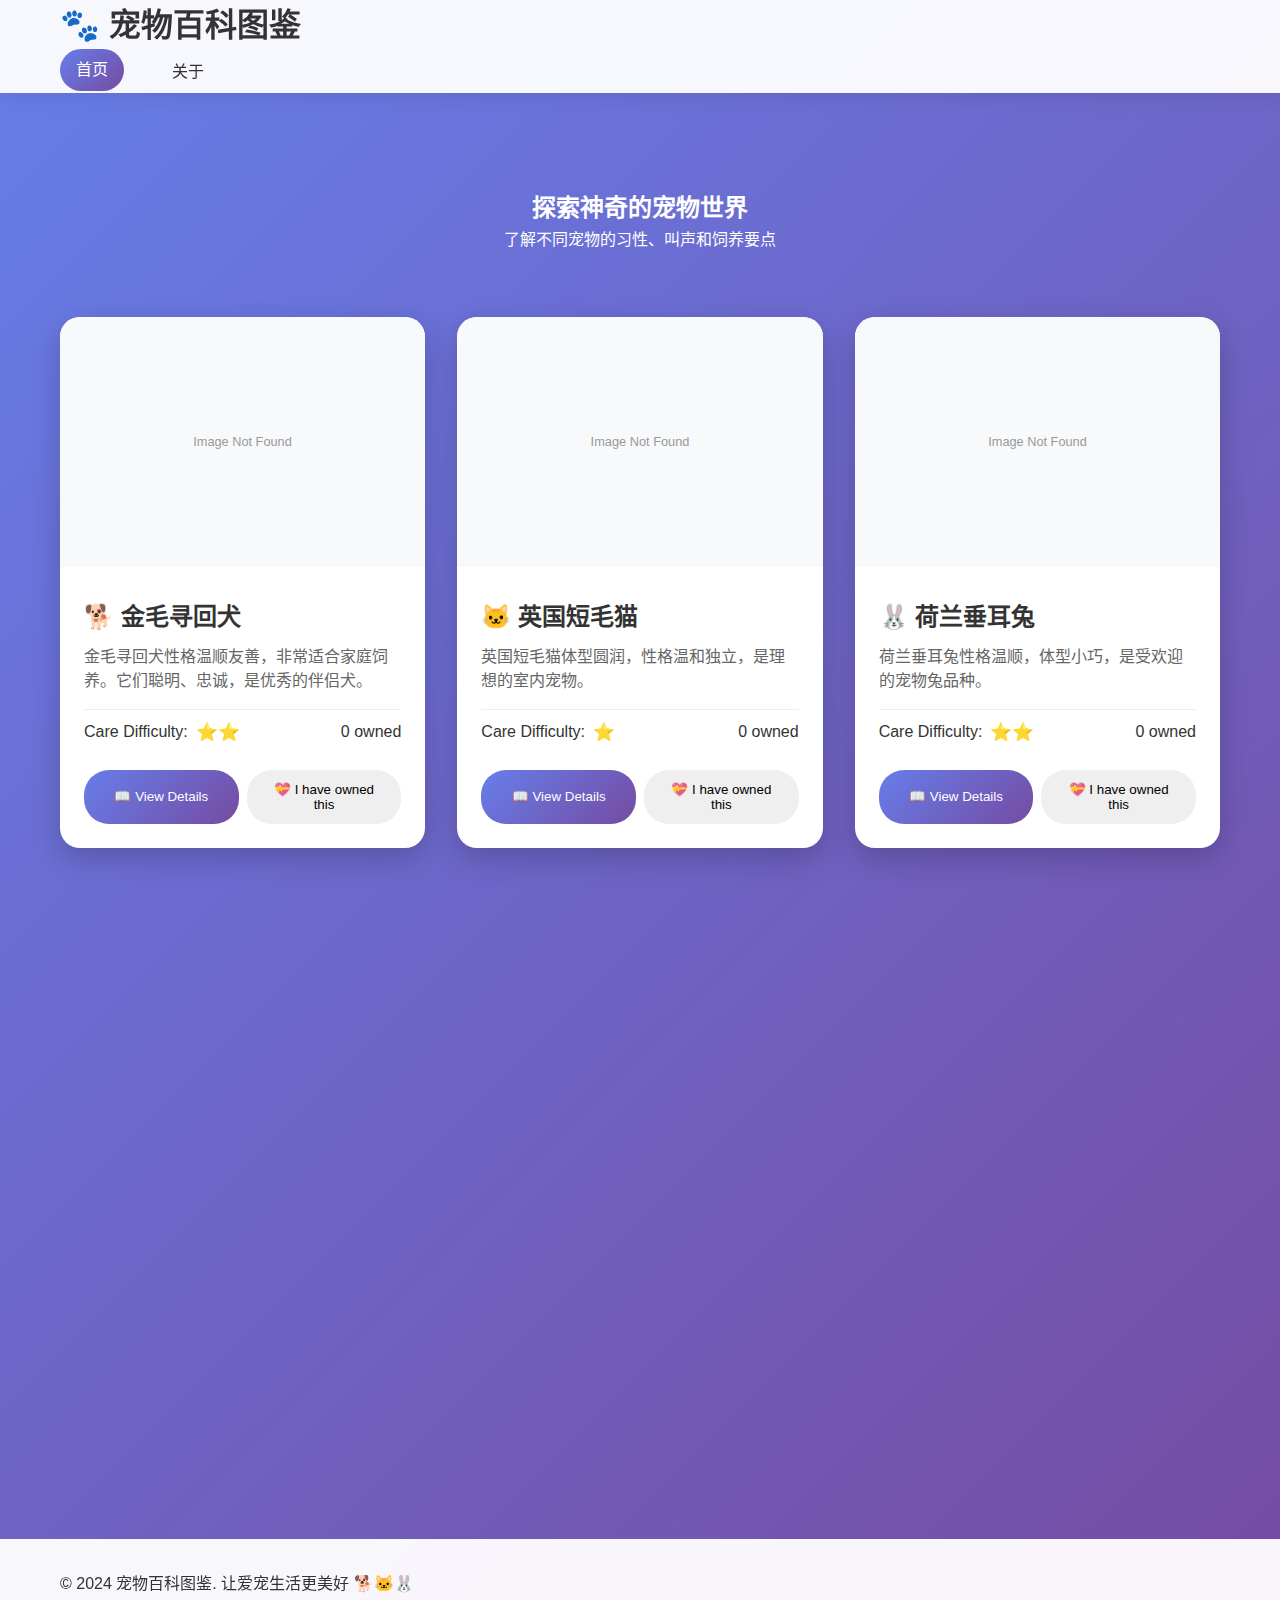
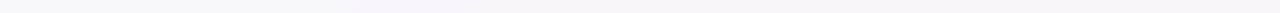
<file: index.html>
<!DOCTYPE html>
<html lang="zh-CN">
<head>
    <meta charset="UTF-8">
    <meta name="viewport" content="width=device-width, initial-scale=1.0">
    <title>宠物百科图鉴</title>
    <link rel="stylesheet" href="styles.css">
    <link href="https://fonts.googleapis.com/css2?family=Noto+Sans+SC:wght@300;400;500;700&display=swap" rel="stylesheet">
</head>
<body>
    <header class="header">
        <div class="container">
            <h1 class="logo">🐾 宠物百科图鉴</h1>
            <nav class="nav">
                <a href="index.html" class="nav-link active">首页</a>
                <a href="about.html" class="nav-link">关于</a>
            </nav>
        </div>
    </header>

    <main class="main">
        <div class="container">
            <section class="hero">
                <h2 class="hero-title">探索神奇的宠物世界</h2>
                <p class="hero-subtitle">了解不同宠物的习性、叫声和饲养要点</p>
            </section>

            <section class="pets-grid" id="petsGrid">
                <!-- 宠物卡片将通过JavaScript动态生成 -->
            </section>
        </div>
    </main>

    <!-- 宠物详情模态框 -->
    <div class="modal" id="petModal">
        <div class="modal-content">
            <span class="close">&times;</span>
            <div class="pet-detail" id="petDetail">
                <!-- 宠物详情内容将通过JavaScript动态生成 -->
            </div>
        </div>
    </div>

    <footer class="footer">
        <div class="container">
            <p>&copy; 2024 宠物百科图鉴. 让爱宠生活更美好 🐕🐱🐰</p>
        </div>
    </footer>

    <script src="data.js"></script>
    <script src="script.js"></script>
</body>
</html>
</file>
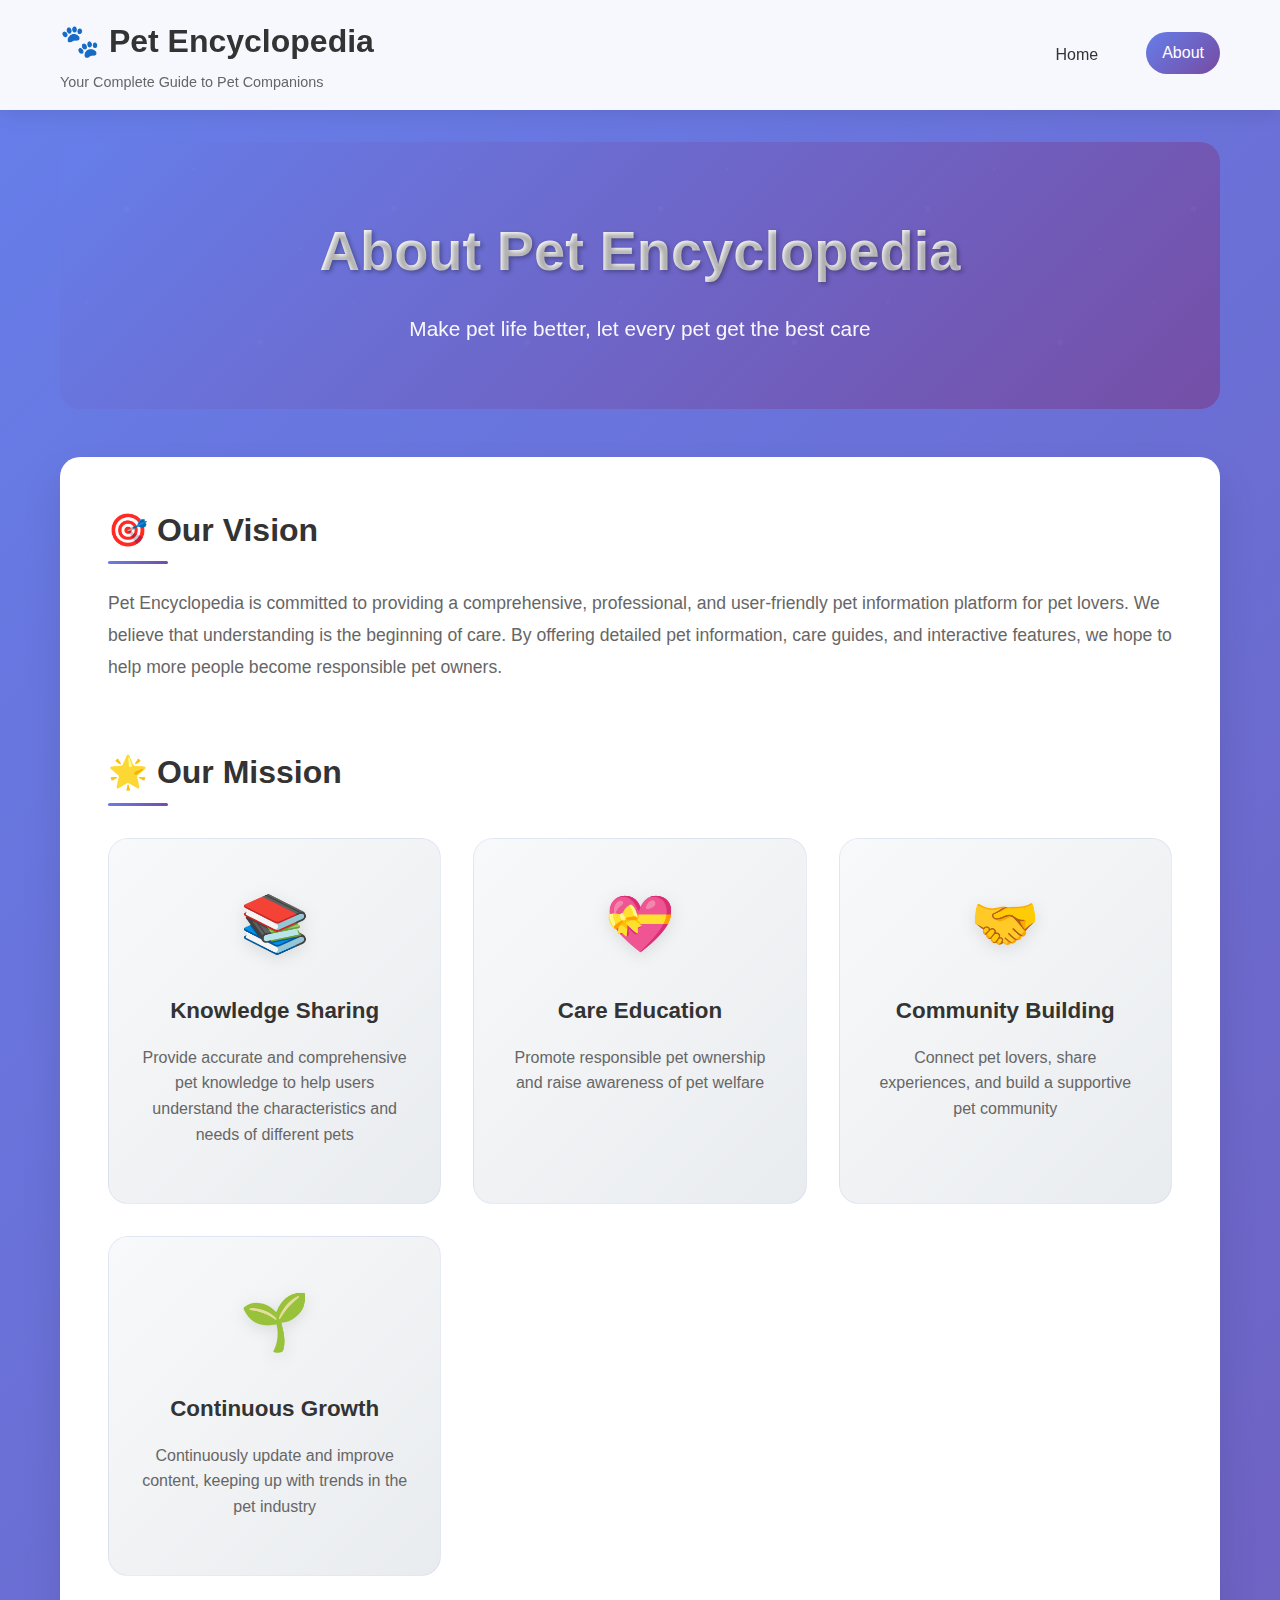
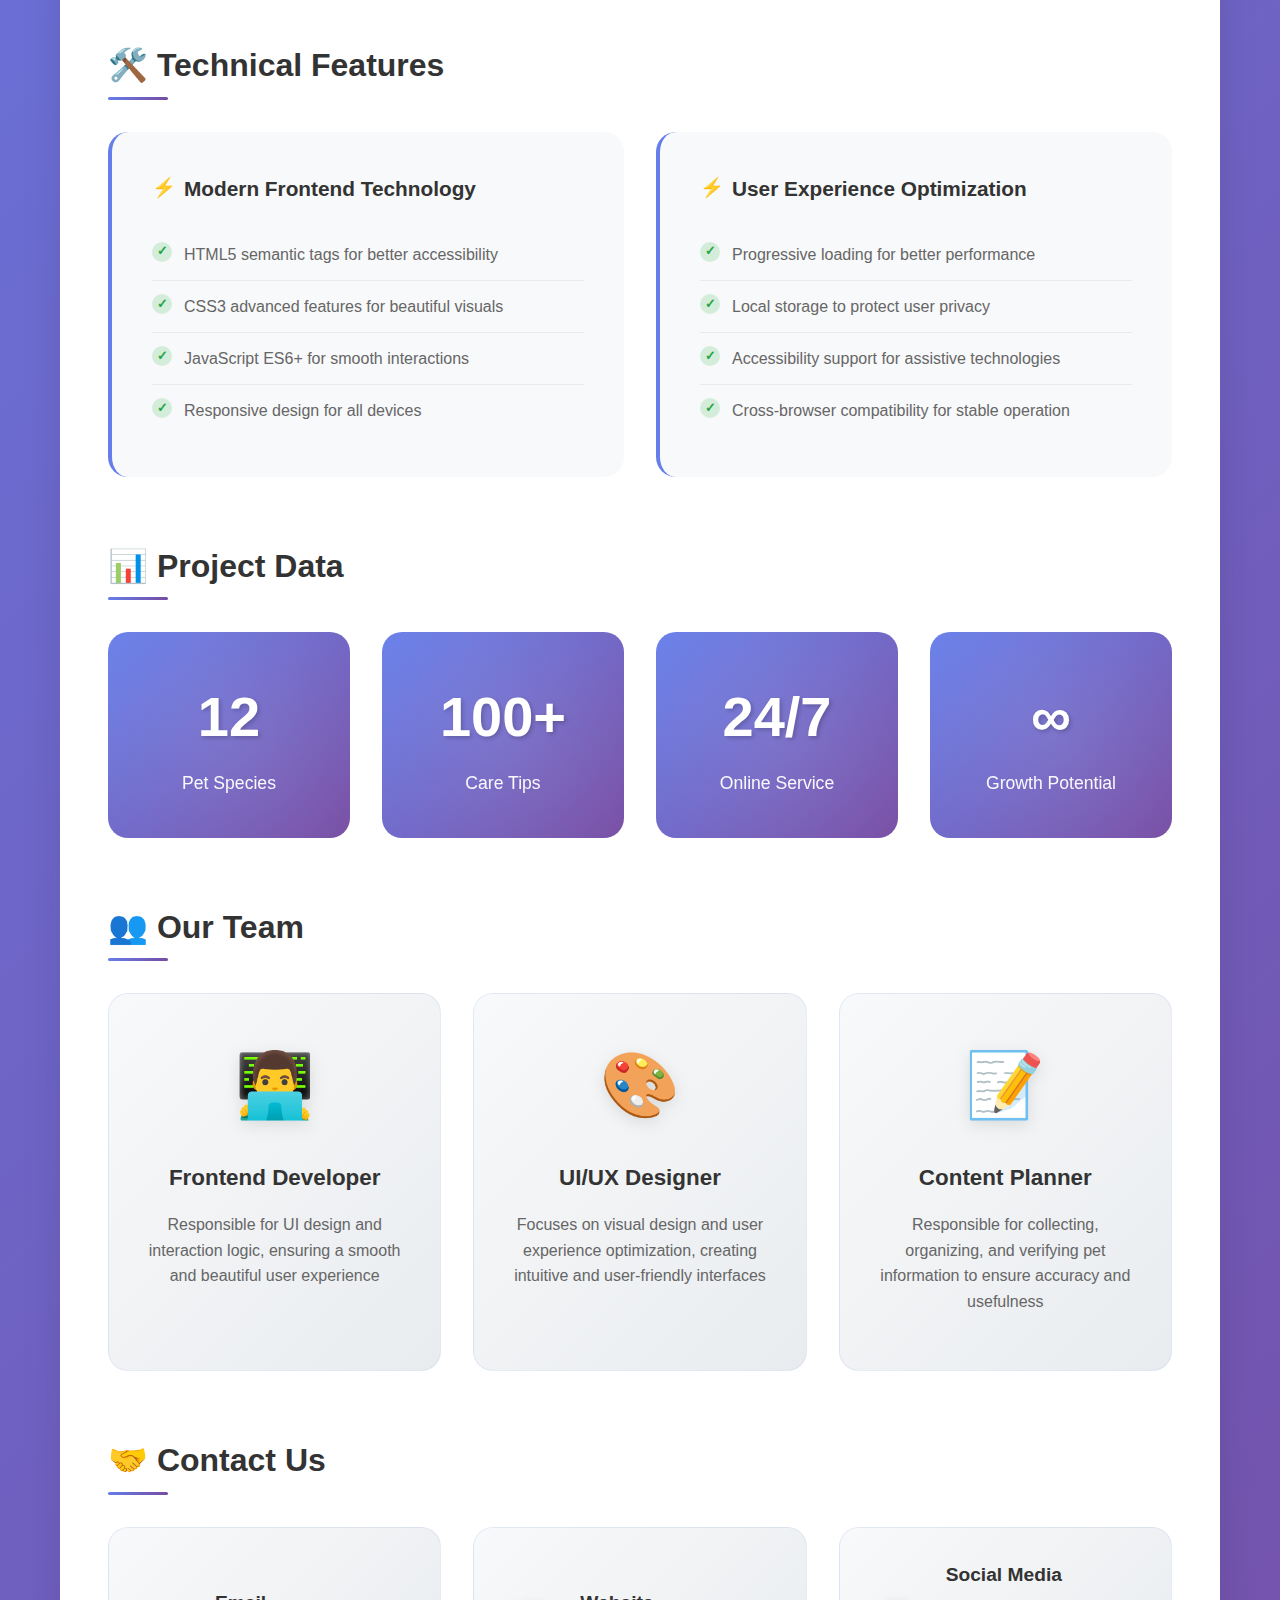
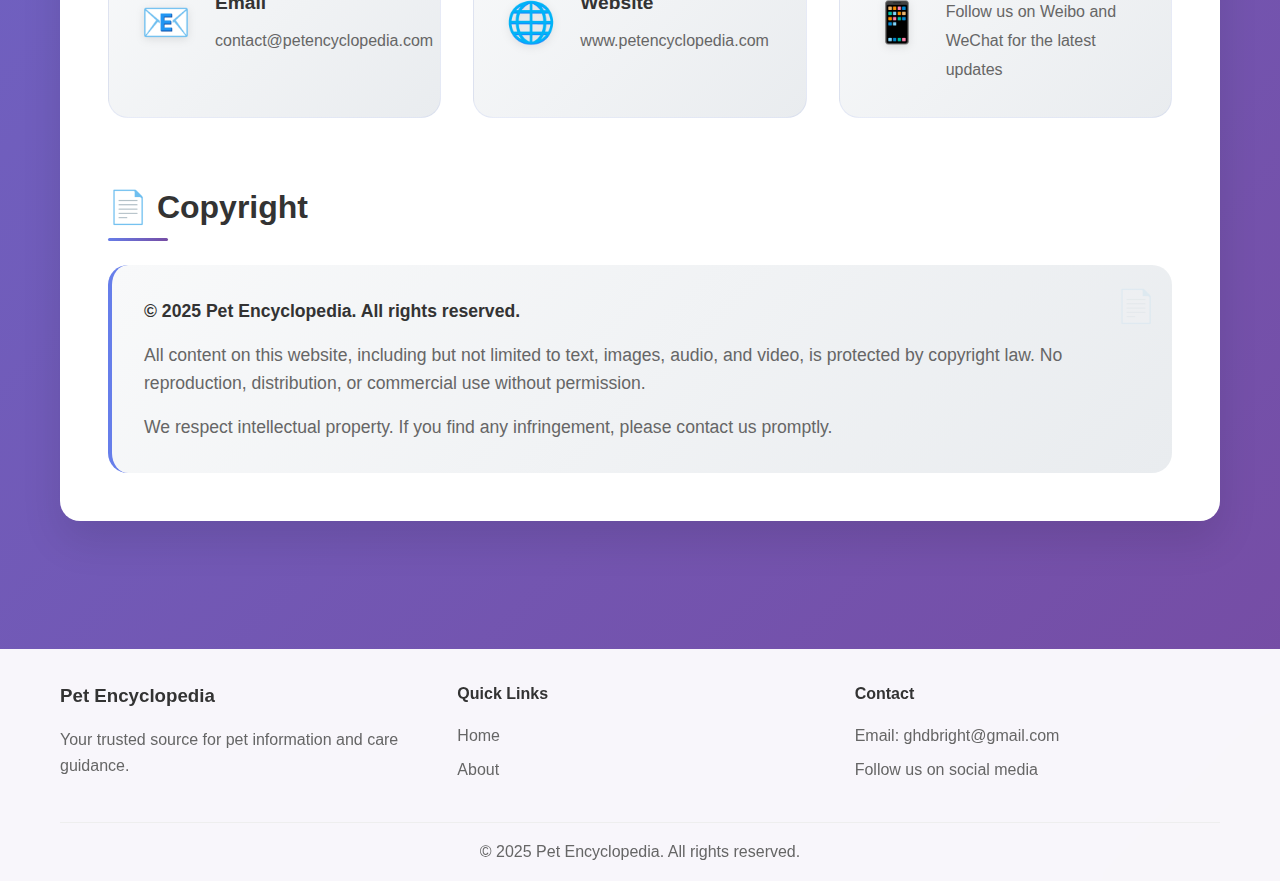
<file: about.html>
<!DOCTYPE html>
<html lang="en">
<head>
    <meta charset="UTF-8">
    <meta name="viewport" content="width=device-width, initial-scale=1.0">
    <meta name="description" content="Learn about the Pet Encyclopedia project - our mission to provide comprehensive pet care information and help you find the perfect companion.">
    <meta name="keywords" content="pet encyclopedia, about us, pet care, animal companion, pet guide">
    <meta name="author" content="Pet Encyclopedia Team">
    
    <!-- Open Graph Meta Tags -->
    <meta property="og:title" content="About Pet Encyclopedia - Our Mission and Vision">
    <meta property="og:description" content="Learn about the Pet Encyclopedia project and our mission to provide comprehensive pet care information.">
    <meta property="og:type" content="website">
    <meta property="og:url" content="https://sweetpet.fun/about.html">
    <meta property="og:image" content="https://sweetpet.fun/pet-encyclopedia-preview.png">
    
    <!-- Twitter Card Meta Tags -->
    <meta name="twitter:card" content="summary_large_image">
    <meta name="twitter:title" content="About Pet Encyclopedia - Our Mission and Vision">
    <meta name="twitter:description" content="Learn about the Pet Encyclopedia project and our mission to provide comprehensive pet care information.">
    <meta name="twitter:image" content="https://sweetpet.fun/pet-encyclopedia-preview.png">
    
    <!-- Sitemap -->
    <link rel="sitemap" type="application/xml" title="Sitemap" href="sitemap.xml">
    
    <title>About Pet Encyclopedia - Our Mission and Vision</title>
    <link rel="icon" type="image/x-icon" href="favicon.ico">
    <link rel="stylesheet" href="styles.css">
</head>
<body>
    <header class="header">
        <div class="container">
            <div class="header-content">
                <div class="logo">
                    <h1>🐾 Pet Encyclopedia</h1>
                    <p>Your Complete Guide to Pet Companions</p>
                </div>
                <nav class="nav">
                    <a href="index.html" class="nav-link">Home</a>
                    <a href="about.html" class="nav-link active">About</a>
                </nav>
            </div>
        </div>
    </header>

    <main class="main">
        <div class="container">
            <section class="about-hero">
                <div class="hero-content">
                    <h2>About Pet Encyclopedia</h2>
                    <p>Make pet life better, let every pet get the best care</p>
                </div>
            </section>

            <section class="about-content">
                <div class="about-section">
                    <h3>🎯 Our Vision</h3>
                    <p>Pet Encyclopedia is committed to providing a comprehensive, professional, and user-friendly pet information platform for pet lovers. We believe that understanding is the beginning of care. By offering detailed pet information, care guides, and interactive features, we hope to help more people become responsible pet owners.</p>
                </div>

                <div class="about-section">
                    <h3>🌟 Our Mission</h3>
                    <div class="mission-grid">
                        <div class="mission-item">
                            <div class="mission-icon">📚</div>
                            <h4>Knowledge Sharing</h4>
                            <p>Provide accurate and comprehensive pet knowledge to help users understand the characteristics and needs of different pets</p>
                        </div>
                        <div class="mission-item">
                            <div class="mission-icon">💝</div>
                            <h4>Care Education</h4>
                            <p>Promote responsible pet ownership and raise awareness of pet welfare</p>
                        </div>
                        <div class="mission-item">
                            <div class="mission-icon">🤝</div>
                            <h4>Community Building</h4>
                            <p>Connect pet lovers, share experiences, and build a supportive pet community</p>
                        </div>
                        <div class="mission-item">
                            <div class="mission-icon">🌱</div>
                            <h4>Continuous Growth</h4>
                            <p>Continuously update and improve content, keeping up with trends in the pet industry</p>
                        </div>
                    </div>
                </div>

                <div class="about-section">
                    <h3>🛠️ Technical Features</h3>
                    <div class="tech-features">
                        <div class="tech-feature">
                            <h4>Modern Frontend Technology</h4>
                            <ul>
                                <li>HTML5 semantic tags for better accessibility</li>
                                <li>CSS3 advanced features for beautiful visuals</li>
                                <li>JavaScript ES6+ for smooth interactions</li>
                                <li>Responsive design for all devices</li>
                            </ul>
                        </div>
                        <div class="tech-feature">
                            <h4>User Experience Optimization</h4>
                            <ul>
                                <li>Progressive loading for better performance</li>
                                <li>Local storage to protect user privacy</li>
                                <li>Accessibility support for assistive technologies</li>
                                <li>Cross-browser compatibility for stable operation</li>
                            </ul>
                        </div>
                    </div>
                </div>

                <div class="about-section">
                    <h3>📊 Project Data</h3>
                    <div class="stats-showcase">
                        <div class="stat-item-large">
                            <div class="stat-number-large">12</div>
                            <div class="stat-label-large">Pet Species</div>
                        </div>
                        <div class="stat-item-large">
                            <div class="stat-number-large">100+</div>
                            <div class="stat-label-large">Care Tips</div>
                        </div>
                        <div class="stat-item-large">
                            <div class="stat-number-large">24/7</div>
                            <div class="stat-label-large">Online Service</div>
                        </div>
                        <div class="stat-item-large">
                            <div class="stat-number-large">∞</div>
                            <div class="stat-label-large">Growth Potential</div>
                        </div>
                    </div>
                </div>

                <div class="about-section">
                    <h3>👥 Our Team</h3>
                    <div class="team-info">
                        <div class="team-member">
                            <div class="member-avatar">👨‍💻</div>
                            <h4>Frontend Developer</h4>
                            <p>Responsible for UI design and interaction logic, ensuring a smooth and beautiful user experience</p>
                        </div>
                        <div class="team-member">
                            <div class="member-avatar">🎨</div>
                            <h4>UI/UX Designer</h4>
                            <p>Focuses on visual design and user experience optimization, creating intuitive and user-friendly interfaces</p>
                        </div>
                        <div class="team-member">
                            <div class="member-avatar">📝</div>
                            <h4>Content Planner</h4>
                            <p>Responsible for collecting, organizing, and verifying pet information to ensure accuracy and usefulness</p>
                        </div>
                    </div>
                </div>

                <div class="about-section">
                    <h3>🤝 Contact Us</h3>
                    <div class="contact-info">
                        <div class="contact-item">
                            <div class="contact-icon">📧</div>
                            <div class="contact-details">
                                <h4>Email</h4>
                                <p>contact@petencyclopedia.com</p>
                            </div>
                        </div>
                        <div class="contact-item">
                            <div class="contact-icon">🌐</div>
                            <div class="contact-details">
                                <h4>Website</h4>
                                <p>www.petencyclopedia.com</p>
                            </div>
                        </div>
                        <div class="contact-item">
                            <div class="contact-icon">📱</div>
                            <div class="contact-details">
                                <h4>Social Media</h4>
                                <p>Follow us on Weibo and WeChat for the latest updates</p>
                            </div>
                        </div>
                    </div>
                </div>

                <div class="about-section">
                    <h3>📄 Copyright</h3>
                    <div class="copyright-info">
                        <p>© 2025 Pet Encyclopedia. All rights reserved.</p>
                        <p>All content on this website, including but not limited to text, images, audio, and video, is protected by copyright law. No reproduction, distribution, or commercial use without permission.</p>
                        <p>We respect intellectual property. If you find any infringement, please contact us promptly.</p>
                    </div>
                </div>
            </section>
        </div>
    </main>

    <footer class="footer">
        <div class="container">
            <div class="footer-content">
                <div class="footer-section">
                    <h3>Pet Encyclopedia</h3>
                    <p>Your trusted source for pet information and care guidance.</p>
                </div>
                <div class="footer-section">
                    <h4>Quick Links</h4>
                    <ul>
                        <li><a href="index.html">Home</a></li>
                        <li><a href="about.html">About</a></li>
                    </ul>
                </div>
                <div class="footer-section">
                    <h4>Contact</h4>
                    <p>Email: ghdbright@gmail.com</p>
                    <p>Follow us on social media</p>
                </div>
            </div>
            <div class="footer-bottom">
                <p>&copy; 2025 Pet Encyclopedia. All rights reserved.</p>
            </div>
        </div>
    </footer>
</body>
</html>
</file>
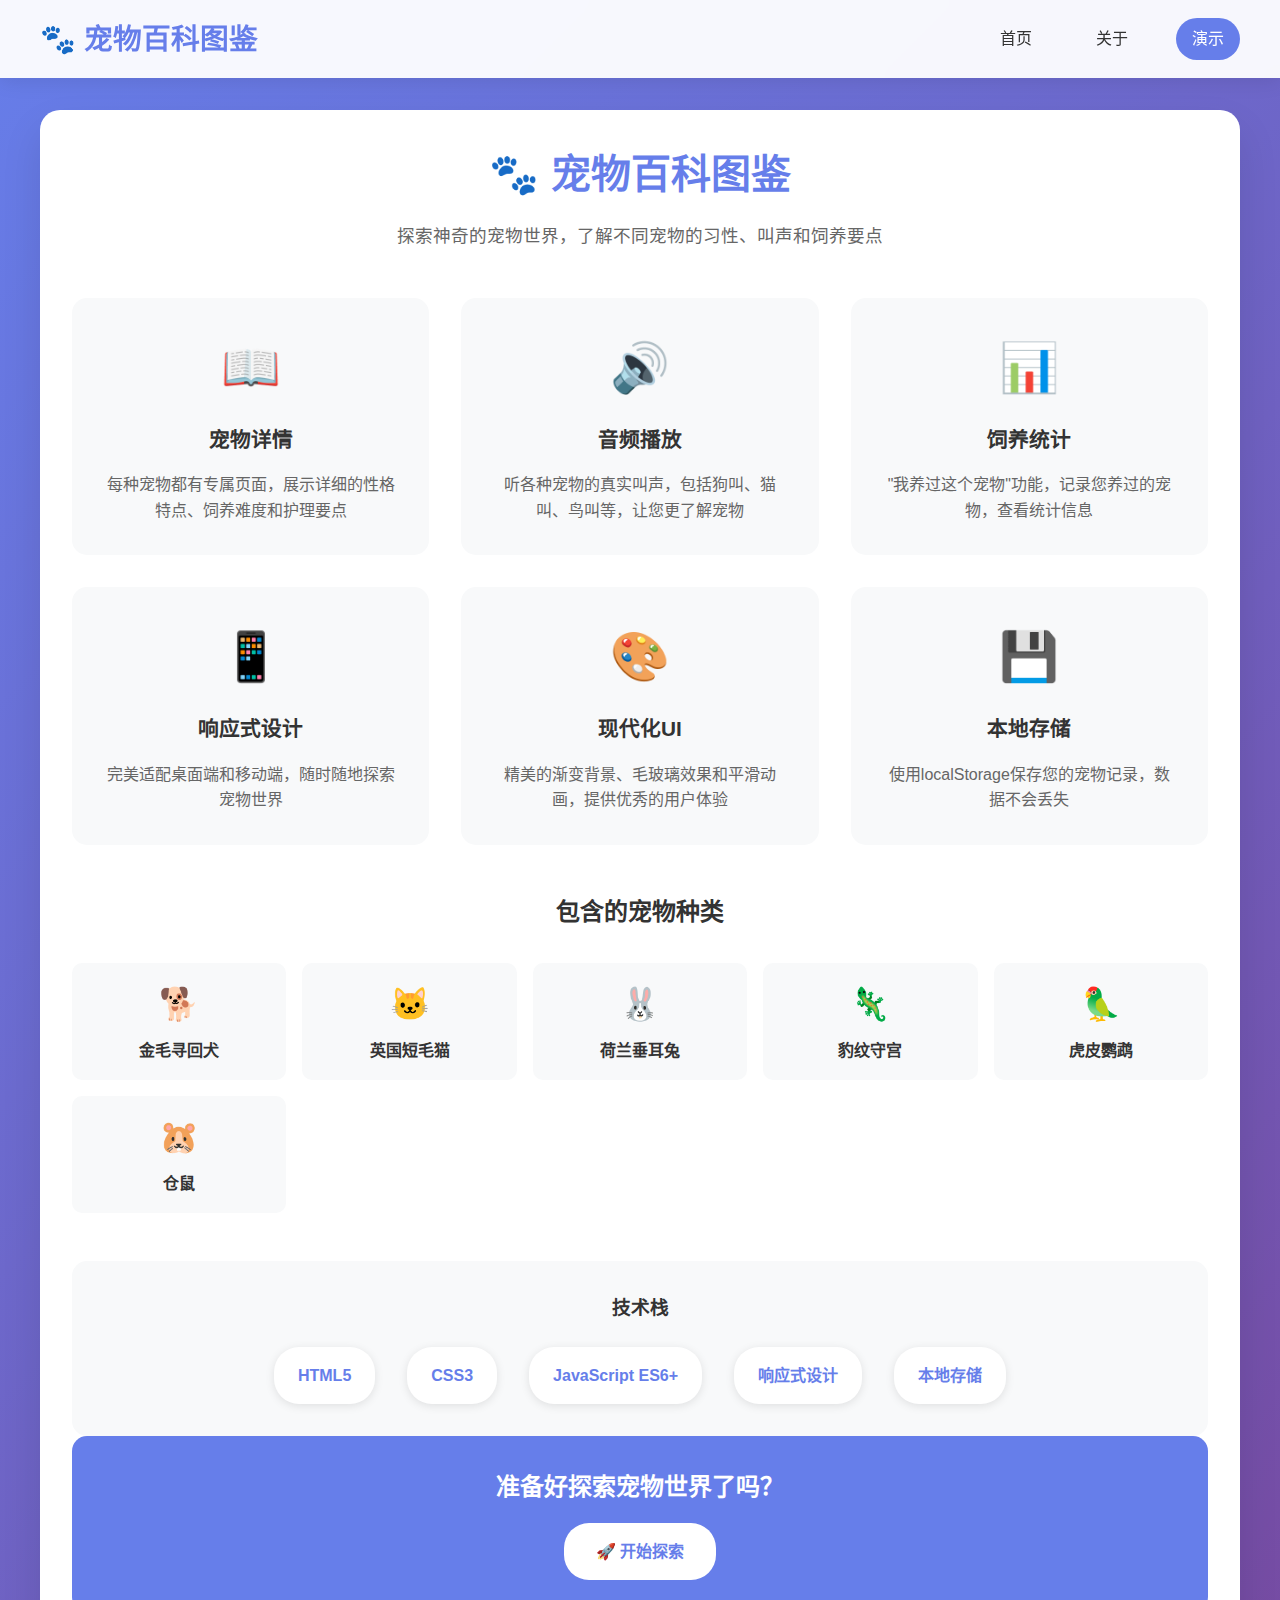
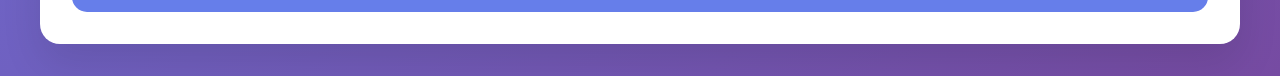
<file: demo.html>
<!DOCTYPE html>
<html lang="zh-CN">
<head>
    <meta charset="UTF-8">
    <meta name="viewport" content="width=device-width, initial-scale=1.0">
    <title>宠物百科图鉴 - 功能演示</title>
    <link rel="icon" type="image/png" href="favicon.ico">
    <style>
        * {
            margin: 0;
            padding: 0;
            box-sizing: border-box;
        }
        
        body {
            font-family: 'Arial', sans-serif;
            line-height: 1.6;
            color: #333;
            background: linear-gradient(135deg, #667eea 0%, #764ba2 100%);
            min-height: 100vh;
            padding: 2rem;
        }
        
        .header {
            background: rgba(255, 255, 255, 0.95);
            backdrop-filter: blur(10px);
            box-shadow: 0 2px 20px rgba(0, 0, 0, 0.1);
            position: sticky;
            top: 0;
            z-index: 1000;
            margin: -2rem -2rem 2rem -2rem;
            padding: 1rem 2rem;
        }
        
        .header .container {
            max-width: 1200px;
            margin: 0 auto;
            display: flex;
            justify-content: space-between;
            align-items: center;
        }
        
        .logo {
            font-size: 1.8rem;
            font-weight: 700;
            color: #667eea;
            text-decoration: none;
        }
        
        .nav {
            display: flex;
            gap: 2rem;
        }
        
        .nav-link {
            text-decoration: none;
            color: #333;
            font-weight: 500;
            padding: 0.5rem 1rem;
            border-radius: 25px;
            transition: all 0.3s ease;
        }
        
        .nav-link:hover,
        .nav-link.active {
            background: #667eea;
            color: white;
        }
        
        .demo-container {
            max-width: 1200px;
            margin: 0 auto;
            background: white;
            border-radius: 20px;
            padding: 2rem;
            box-shadow: 0 20px 40px rgba(0, 0, 0, 0.1);
        }
        
        .demo-header {
            text-align: center;
            margin-bottom: 3rem;
        }
        
        .demo-title {
            font-size: 2.5rem;
            color: #667eea;
            margin-bottom: 1rem;
        }
        
        .demo-subtitle {
            color: #666;
            font-size: 1.1rem;
        }
        
        .features-grid {
            display: grid;
            grid-template-columns: repeat(auto-fit, minmax(300px, 1fr));
            gap: 2rem;
            margin-bottom: 3rem;
        }
        
        .feature-card {
            background: #f8f9fa;
            padding: 2rem;
            border-radius: 15px;
            text-align: center;
            transition: transform 0.3s ease;
        }
        
        .feature-card:hover {
            transform: translateY(-5px);
        }
        
        .feature-icon {
            font-size: 3rem;
            margin-bottom: 1rem;
        }
        
        .feature-title {
            font-size: 1.3rem;
            font-weight: 600;
            margin-bottom: 1rem;
            color: #333;
        }
        
        .feature-description {
            color: #666;
            line-height: 1.6;
        }
        
        .demo-pets {
            margin-bottom: 3rem;
        }
        
        .demo-pets h2 {
            text-align: center;
            margin-bottom: 2rem;
            color: #333;
        }
        
        .pets-preview {
            display: grid;
            grid-template-columns: repeat(auto-fit, minmax(200px, 1fr));
            gap: 1rem;
        }
        
        .pet-preview {
            background: #f8f9fa;
            padding: 1rem;
            border-radius: 10px;
            text-align: center;
        }
        
        .pet-emoji {
            font-size: 2rem;
            margin-bottom: 0.5rem;
        }
        
        .pet-name {
            font-weight: 600;
            color: #333;
        }
        
        .cta-section {
            text-align: center;
            padding: 2rem;
            background: #667eea;
            color: white;
            border-radius: 15px;
        }
        
        .cta-title {
            font-size: 1.5rem;
            margin-bottom: 1rem;
        }
        
        .cta-button {
            display: inline-block;
            background: white;
            color: #667eea;
            padding: 1rem 2rem;
            border-radius: 25px;
            text-decoration: none;
            font-weight: 600;
            transition: all 0.3s ease;
        }
        
        .cta-button:hover {
            transform: translateY(-2px);
            box-shadow: 0 10px 20px rgba(0, 0, 0, 0.2);
        }
        
        .tech-stack {
            margin-top: 3rem;
            padding: 2rem;
            background: #f8f9fa;
            border-radius: 15px;
        }
        
        .tech-stack h3 {
            text-align: center;
            margin-bottom: 1.5rem;
            color: #333;
        }
        
        .tech-list {
            display: flex;
            justify-content: center;
            gap: 2rem;
            flex-wrap: wrap;
        }
        
        .tech-item {
            background: white;
            padding: 1rem 1.5rem;
            border-radius: 25px;
            font-weight: 600;
            color: #667eea;
            box-shadow: 0 2px 10px rgba(0, 0, 0, 0.1);
        }
        
        @media (max-width: 768px) {
            body {
                padding: 1rem;
            }
            
            .header {
                margin: -1rem -1rem 1rem -1rem;
                padding: 1rem;
            }
            
            .demo-title {
                font-size: 2rem;
            }
            
            .features-grid {
                grid-template-columns: 1fr;
            }
            
            .pets-preview {
                grid-template-columns: repeat(2, 1fr);
            }
            
            .nav {
                gap: 1rem;
            }
            
            .logo {
                font-size: 1.5rem;
            }
        }
    </style>
</head>
<body>
    <header class="header">
        <div class="container">
            <h1 class="logo">🐾 宠物百科图鉴</h1>
            <nav class="nav">
                <a href="index.html" class="nav-link">首页</a>
                <a href="about.html" class="nav-link">关于</a>
                <a href="demo.html" class="nav-link active">演示</a>
            </nav>
        </div>
    </header>

    <div class="demo-container">
        <div class="demo-header">
            <h1 class="demo-title">🐾 宠物百科图鉴</h1>
            <p class="demo-subtitle">探索神奇的宠物世界，了解不同宠物的习性、叫声和饲养要点</p>
        </div>
        
        <div class="features-grid">
            <div class="feature-card">
                <div class="feature-icon">📖</div>
                <h3 class="feature-title">宠物详情</h3>
                <p class="feature-description">每种宠物都有专属页面，展示详细的性格特点、饲养难度和护理要点</p>
            </div>
            
            <div class="feature-card">
                <div class="feature-icon">🔊</div>
                <h3 class="feature-title">音频播放</h3>
                <p class="feature-description">听各种宠物的真实叫声，包括狗叫、猫叫、鸟叫等，让您更了解宠物</p>
            </div>
            
            <div class="feature-card">
                <div class="feature-icon">📊</div>
                <h3 class="feature-title">饲养统计</h3>
                <p class="feature-description">"我养过这个宠物"功能，记录您养过的宠物，查看统计信息</p>
            </div>
            
            <div class="feature-card">
                <div class="feature-icon">📱</div>
                <h3 class="feature-title">响应式设计</h3>
                <p class="feature-description">完美适配桌面端和移动端，随时随地探索宠物世界</p>
            </div>
            
            <div class="feature-card">
                <div class="feature-icon">🎨</div>
                <h3 class="feature-title">现代化UI</h3>
                <p class="feature-description">精美的渐变背景、毛玻璃效果和平滑动画，提供优秀的用户体验</p>
            </div>
            
            <div class="feature-card">
                <div class="feature-icon">💾</div>
                <h3 class="feature-title">本地存储</h3>
                <p class="feature-description">使用localStorage保存您的宠物记录，数据不会丢失</p>
            </div>
        </div>
        
        <div class="demo-pets">
            <h2>包含的宠物种类</h2>
            <div class="pets-preview">
                <div class="pet-preview">
                    <div class="pet-emoji">🐕</div>
                    <div class="pet-name">金毛寻回犬</div>
                </div>
                <div class="pet-preview">
                    <div class="pet-emoji">🐱</div>
                    <div class="pet-name">英国短毛猫</div>
                </div>
                <div class="pet-preview">
                    <div class="pet-emoji">🐰</div>
                    <div class="pet-name">荷兰垂耳兔</div>
                </div>
                <div class="pet-preview">
                    <div class="pet-emoji">🦎</div>
                    <div class="pet-name">豹纹守宫</div>
                </div>
                <div class="pet-preview">
                    <div class="pet-emoji">🦜</div>
                    <div class="pet-name">虎皮鹦鹉</div>
                </div>
                <div class="pet-preview">
                    <div class="pet-emoji">🐹</div>
                    <div class="pet-name">仓鼠</div>
                </div>
            </div>
        </div>
        
        <div class="tech-stack">
            <h3>技术栈</h3>
            <div class="tech-list">
                <div class="tech-item">HTML5</div>
                <div class="tech-item">CSS3</div>
                <div class="tech-item">JavaScript ES6+</div>
                <div class="tech-item">响应式设计</div>
                <div class="tech-item">本地存储</div>
            </div>
        </div>
        
        <div class="cta-section">
            <h3 class="cta-title">准备好探索宠物世界了吗？</h3>
            <a href="index.html" class="cta-button">🚀 开始探索</a>
        </div>
    </div>
</body>
</html>
</file>
<file: styles.css>
/* Reset and base styles */
* {
    margin: 0;
    padding: 0;
    box-sizing: border-box;
}

body {
    font-family: 'Segoe UI', Tahoma, Geneva, Verdana, sans-serif;
    line-height: 1.6;
    color: #333;
    background: linear-gradient(135deg, #667eea 0%, #764ba2 100%);
    min-height: 100vh;
}

.container {
    max-width: 1200px;
    margin: 0 auto;
    padding: 0 20px;
}

/* Header */
.header {
    background: rgba(255, 255, 255, 0.95);
    backdrop-filter: blur(10px);
    box-shadow: 0 2px 20px rgba(0, 0, 0, 0.1);
    position: sticky;
    top: 0;
    z-index: 1000;
}

.header-content {
    display: flex;
    justify-content: space-between;
    align-items: center;
    padding: 1rem 0;
}

.logo h1 {
    font-size: 2rem;
    color: #333;
    margin-bottom: 0.25rem;
}

.logo p {
    color: #666;
    font-size: 0.9rem;
}

.nav {
    display: flex;
    gap: 2rem;
}

.nav-link {
    text-decoration: none;
    color: #333;
    font-weight: 500;
    padding: 0.5rem 1rem;
    border-radius: 25px;
    transition: all 0.3s ease;
}

.nav-link:hover,
.nav-link.active {
    background: linear-gradient(135deg, #667eea, #764ba2);
    color: white;
    transform: translateY(-2px);
}

/* Main content */
.main {
    padding: 2rem 0;
}

/* Hero section */
.hero {
    text-align: center;
    padding: 4rem 0;
    color: white;
}

.hero-content h2 {
    font-size: 3rem;
    margin-bottom: 1rem;
    text-shadow: 2px 2px 4px rgba(0, 0, 0, 0.3);
}

.hero-content p {
    font-size: 1.2rem;
    max-width: 600px;
    margin: 0 auto;
    opacity: 0.9;
}

/* Section header */
.section-header {
    text-align: center;
    margin-bottom: 3rem;
    color: white;
}

.section-header h2 {
    font-size: 2.5rem;
    margin-bottom: 1rem;
    text-shadow: 2px 2px 4px rgba(0, 0, 0, 0.3);
}

.section-header p {
    font-size: 1.1rem;
    opacity: 0.9;
}

/* Pets grid */
.pets-grid {
    display: grid;
    grid-template-columns: repeat(auto-fit, minmax(350px, 1fr));
    gap: 2rem;
    margin-bottom: 3rem;
}

/* Pet card */
.pet-card {
    background: white;
    border-radius: 20px;
    overflow: hidden;
    box-shadow: 0 10px 30px rgba(0, 0, 0, 0.2);
    transition: all 0.4s ease;
    cursor: pointer;
    position: relative;
}

.pet-card:hover {
    transform: translateY(-10px);
    box-shadow: 0 20px 40px rgba(0, 0, 0, 0.3);
}

.pet-image {
    width: 100%;
    height: 250px;
    object-fit: cover;
    transition: transform 0.3s ease;
}

.pet-card:hover .pet-image {
    transform: scale(1.05);
}

.pet-info {
    padding: 1.5rem;
}

.pet-name {
    font-size: 1.5rem;
    margin-bottom: 0.5rem;
    color: #333;
}

.pet-description {
    color: #666;
    margin-bottom: 1rem;
    line-height: 1.5;
}

.pet-stats {
    display: flex;
    justify-content: space-between;
    align-items: center;
    margin-bottom: 1rem;
    padding: 0.5rem 0;
    border-top: 1px solid #eee;
}

.difficulty {
    display: flex;
    align-items: center;
    gap: 0.5rem;
}

.difficulty-stars {
    color: #ffd700;
    font-size: 1.1rem;
}

.pet-actions {
    display: flex;
    gap: 0.5rem;
}

/* Buttons */
.btn {
    padding: 0.75rem 1.5rem;
    border: none;
    border-radius: 25px;
    font-weight: 500;
    cursor: pointer;
    transition: all 0.3s ease;
    text-decoration: none;
    display: inline-block;
    text-align: center;
    flex: 1;
}

.btn-primary {
    background: linear-gradient(135deg, #667eea, #764ba2);
    color: white;
}

.btn-primary:hover {
    transform: translateY(-2px);
    box-shadow: 0 5px 15px rgba(102, 126, 234, 0.4);
}

/* Modal */
.modal {
    display: none;
    position: fixed;
    z-index: 2000;
    left: 0;
    top: 0;
    width: 100%;
    height: 100%;
    background-color: rgba(0, 0, 0, 0.8);
    backdrop-filter: blur(5px);
}

.modal-content {
    background-color: white;
    margin: 2% auto;
    padding: 0;
    border-radius: 20px;
    width: 90%;
    max-width: 800px;
    max-height: 90vh;
    overflow-y: auto;
    position: relative;
    animation: modalSlideIn 0.3s ease;
}

@keyframes modalSlideIn {
    from {
        opacity: 0;
        transform: translateY(-50px);
    }
    to {
        opacity: 1;
        transform: translateY(0);
    }
}

.close {
    position: absolute;
    right: 20px;
    top: 20px;
    font-size: 2rem;
    font-weight: bold;
    color: #666;
    cursor: pointer;
    z-index: 10;
    width: 40px;
    height: 40px;
    display: flex;
    align-items: center;
    justify-content: center;
    border-radius: 50%;
    background: rgba(255, 255, 255, 0.9);
    transition: all 0.3s ease;
}

.close:hover {
    background: #f44336;
    color: white;
    transform: rotate(90deg);
}

/* Pet detail */
.pet-detail {
    padding: 2rem;
}

.pet-detail-header {
    display: grid;
    grid-template-columns: 1fr 2fr;
    gap: 2rem;
    margin-bottom: 2rem;
    align-items: start;
}

.pet-detail-image {
    width: 100%;
    height: 300px;
    object-fit: cover;
    border-radius: 15px;
    box-shadow: 0 10px 20px rgba(0, 0, 0, 0.1);
}

.pet-detail-info h2 {
    font-size: 2.5rem;
    margin-bottom: 1rem;
    color: #333;
}

.pet-detail-description {
    color: #666;
    line-height: 1.6;
    margin-bottom: 1.5rem;
}

.pet-detail-stats {
    display: grid;
    grid-template-columns: repeat(auto-fit, minmax(150px, 1fr));
    gap: 1rem;
}

.stat-item {
    background: #f8f9fa;
    padding: 1rem;
    border-radius: 10px;
    text-align: center;
}

.stat-label {
    font-weight: 500;
    color: #666;
    margin-bottom: 0.5rem;
}

.stat-value {
    font-size: 1.1rem;
    color: #333;
}

.pet-detail-actions {
    display: flex;
    gap: 1rem;
    margin-bottom: 2rem;
}

/* Audio player */
.audio-player {
    background: #f8f9fa;
    padding: 1.5rem;
    border-radius: 15px;
    margin-bottom: 2rem;
    text-align: center;
}

.audio-player h3 {
    margin-bottom: 1rem;
    color: #333;
}

.audio-controls {
    display: flex;
    justify-content: center;
}

.audio-controls audio {
    width: 100%;
    max-width: 400px;
}

/* Stats section */
.stats-section {
    margin-bottom: 2rem;
}

.stats-section h3 {
    font-size: 1.5rem;
    margin-bottom: 1rem;
    color: #333;
}

.stats-grid {
    display: grid;
    grid-template-columns: repeat(auto-fit, minmax(120px, 1fr));
    gap: 1rem;
}

.stat-card {
    background: linear-gradient(135deg, #667eea, #764ba2);
    color: white;
    padding: 1.5rem;
    border-radius: 15px;
    text-align: center;
    transition: transform 0.3s ease;
}

.stat-card:hover {
    transform: translateY(-5px);
}

.stat-number {
    font-size: 2rem;
    font-weight: bold;
    margin-bottom: 0.5rem;
}

.stat-label {
    font-size: 0.9rem;
    opacity: 0.9;
}

/* Care tips */
.care-tips {
    background: #f8f9fa;
    padding: 1.5rem;
    border-radius: 15px;
    margin-top: 1rem;
}

.care-tips h3 {
    margin-bottom: 1rem;
    color: #333;
}

.care-tips ul {
    list-style: none;
    padding: 0;
}

.care-tips li {
    padding: 0.5rem 0;
    border-bottom: 1px solid #e9ecef;
    position: relative;
    padding-left: 1.5rem;
}

.care-tips li:before {
    content: "💡";
    position: absolute;
    left: 0;
}

.care-tips li:last-child {
    border-bottom: none;
}

/* Footer */
.footer {
    background: rgba(255, 255, 255, 0.95);
    backdrop-filter: blur(10px);
    padding: 2rem 0 1rem;
    margin-top: 3rem;
}

.footer-content {
    display: grid;
    grid-template-columns: repeat(auto-fit, minmax(250px, 1fr));
    gap: 2rem;
    margin-bottom: 2rem;
}

.footer-section h3,
.footer-section h4 {
    color: #333;
    margin-bottom: 1rem;
}

.footer-section p {
    color: #666;
    margin-bottom: 0.5rem;
}

.footer-section ul {
    list-style: none;
}

.footer-section ul li {
    margin-bottom: 0.5rem;
}

.footer-section ul li a {
    color: #666;
    text-decoration: none;
    transition: color 0.3s ease;
}

.footer-section ul li a:hover {
    color: #667eea;
}

.footer-bottom {
    text-align: center;
    padding-top: 1rem;
    border-top: 1px solid #eee;
    color: #666;
}

/* Message prompt */
.message {
    position: fixed;
    top: 20px;
    right: 20px;
    padding: 1rem 1.5rem;
    border-radius: 10px;
    color: white;
    font-weight: 500;
    z-index: 3000;
    animation: slideInRight 0.3s ease;
    max-width: 300px;
}

.success-message {
    background: #28a745;
}

.error-message {
    background: #dc3545;
}

.info-message {
    background: #17a2b8;
}

@keyframes slideInRight {
    from {
        transform: translateX(100%);
        opacity: 0;
    }
    to {
        transform: translateX(0);
        opacity: 1;
    }
}

/* Responsive design */
@media (max-width: 768px) {
    .header-content {
        flex-direction: column;
        gap: 1rem;
    }
    
    .nav {
        gap: 1rem;
    }
    
    .hero-content h2 {
        font-size: 2rem;
    }
    
    .hero-content p {
        font-size: 1rem;
    }
    
    .pets-grid {
        grid-template-columns: 1fr;
        gap: 1.5rem;
    }
    
    .pet-detail-header {
        grid-template-columns: 1fr;
        gap: 1rem;
    }
    
    .pet-detail-image {
        height: 200px;
    }
    
    .pet-detail-info h2 {
        font-size: 2rem;
    }
    
    .pet-detail-actions {
        flex-direction: column;
    }
    
    .stats-grid {
        grid-template-columns: repeat(2, 1fr);
    }
    
    .modal-content {
        width: 95%;
        margin: 5% auto;
    }
    
    .pet-detail {
        padding: 1rem;
    }
}

@media (max-width: 480px) {
    .container {
        padding: 0 15px;
    }
    
    .hero {
        padding: 2rem 0;
    }
    
    .hero-content h2 {
        font-size: 1.5rem;
    }
    
    .section-header h2 {
        font-size: 1.8rem;
    }
    
    .pet-card {
        margin: 0 10px;
    }
    
    .stats-grid {
        grid-template-columns: 1fr;
    }
}

/* Animation classes */
.pet-card {
    opacity: 0;
    transform: translateY(30px);
    transition: all 0.6s ease;
}

.pet-card.animate-in {
    opacity: 1;
    transform: translateY(0);
}

body.loaded .pet-card {
    transition-delay: calc(var(--card-index, 0) * 0.1s);
}

/* Loading animation */
.loading {
    display: inline-block;
    width: 20px;
    height: 20px;
    border: 3px solid rgba(255, 255, 255, 0.3);
    border-radius: 50%;
    border-top-color: #fff;
    animation: spin 1s ease-in-out infinite;
}

@keyframes spin {
    to { transform: rotate(360deg); }
}

/* About Page Specific Styles */
.about-hero {
    text-align: center;
    padding: 4rem 0;
    color: white;
    background: linear-gradient(135deg, rgba(102, 126, 234, 0.9), rgba(118, 75, 162, 0.9));
    border-radius: 20px;
    margin-bottom: 3rem;
    position: relative;
    overflow: hidden;
}

.about-hero::before {
    content: '';
    position: absolute;
    top: 0;
    left: 0;
    right: 0;
    bottom: 0;
    background: url('data:image/svg+xml,<svg xmlns="http://www.w3.org/2000/svg" viewBox="0 0 100 100"><defs><pattern id="grain" width="100" height="100" patternUnits="userSpaceOnUse"><circle cx="25" cy="25" r="1" fill="white" opacity="0.1"/><circle cx="75" cy="75" r="1" fill="white" opacity="0.1"/><circle cx="50" cy="10" r="0.5" fill="white" opacity="0.1"/><circle cx="10" cy="60" r="0.5" fill="white" opacity="0.1"/><circle cx="90" cy="40" r="0.5" fill="white" opacity="0.1"/></pattern></defs><rect width="100" height="100" fill="url(%23grain)"/></svg>');
    opacity: 0.3;
}

.about-hero .hero-content {
    position: relative;
    z-index: 1;
}

.about-hero h2 {
    font-size: 3.5rem;
    margin-bottom: 1rem;
    text-shadow: 2px 2px 4px rgba(0, 0, 0, 0.3);
    background: linear-gradient(45deg, #fff, #f0f0f0);
    -webkit-background-clip: text;
    -webkit-text-fill-color: transparent;
    background-clip: text;
}

.about-hero p {
    font-size: 1.3rem;
    max-width: 600px;
    margin: 0 auto;
    opacity: 0.95;
    font-weight: 300;
}

.about-content {
    background: white;
    border-radius: 20px;
    padding: 3rem;
    box-shadow: 0 20px 40px rgba(0, 0, 0, 0.1);
    margin-bottom: 3rem;
}

.about-section {
    margin-bottom: 4rem;
    animation: fadeInUp 0.8s ease;
}

.about-section:last-child {
    margin-bottom: 0;
}

.about-section h3 {
    font-size: 2rem;
    color: #333;
    margin-bottom: 1.5rem;
    display: flex;
    align-items: center;
    gap: 0.5rem;
    position: relative;
    padding-bottom: 0.5rem;
}

.about-section h3::after {
    content: '';
    position: absolute;
    bottom: 0;
    left: 0;
    width: 60px;
    height: 3px;
    background: linear-gradient(135deg, #667eea, #764ba2);
    border-radius: 2px;
}

.about-section p {
    color: #666;
    line-height: 1.8;
    font-size: 1.1rem;
    margin-bottom: 1rem;
}

/* Mission Grid */
.mission-grid {
    display: grid;
    grid-template-columns: repeat(auto-fit, minmax(280px, 1fr));
    gap: 2rem;
    margin-top: 2rem;
}

.mission-item {
    background: linear-gradient(135deg, #f8f9fa, #e9ecef);
    padding: 2.5rem 2rem;
    border-radius: 20px;
    text-align: center;
    transition: all 0.4s ease;
    position: relative;
    overflow: hidden;
    border: 1px solid rgba(102, 126, 234, 0.1);
}

.mission-item::before {
    content: '';
    position: absolute;
    top: 0;
    left: -100%;
    width: 100%;
    height: 100%;
    background: linear-gradient(90deg, transparent, rgba(102, 126, 234, 0.1), transparent);
    transition: left 0.5s ease;
}

.mission-item:hover::before {
    left: 100%;
}

.mission-item:hover {
    transform: translateY(-10px);
    box-shadow: 0 20px 40px rgba(102, 126, 234, 0.15);
    border-color: rgba(102, 126, 234, 0.3);
}

.mission-icon {
    font-size: 3.5rem;
    margin-bottom: 1.5rem;
    display: block;
    filter: drop-shadow(0 4px 8px rgba(0, 0, 0, 0.1));
}

.mission-item h4 {
    font-size: 1.4rem;
    color: #333;
    margin-bottom: 1rem;
    font-weight: 600;
}

.mission-item p {
    color: #666;
    line-height: 1.6;
    font-size: 1rem;
}

/* Tech Features */
.tech-features {
    display: grid;
    grid-template-columns: repeat(auto-fit, minmax(350px, 1fr));
    gap: 2rem;
    margin-top: 2rem;
}

.tech-feature {
    background: #f8f9fa;
    padding: 2.5rem;
    border-radius: 20px;
    border-left: 4px solid #667eea;
    transition: all 0.3s ease;
}

.tech-feature:hover {
    transform: translateX(10px);
    box-shadow: 0 10px 30px rgba(102, 126, 234, 0.1);
}

.tech-feature h4 {
    font-size: 1.3rem;
    color: #333;
    margin-bottom: 1.5rem;
    display: flex;
    align-items: center;
    gap: 0.5rem;
}

.tech-feature h4::before {
    content: '⚡';
    font-size: 1.2rem;
}

.tech-feature ul {
    list-style: none;
    padding: 0;
}

.tech-feature li {
    padding: 0.8rem 0;
    color: #666;
    position: relative;
    padding-left: 2rem;
    border-bottom: 1px solid #e9ecef;
    transition: all 0.3s ease;
}

.tech-feature li:last-child {
    border-bottom: none;
}

.tech-feature li:before {
    content: "✓";
    position: absolute;
    left: 0;
    color: #28a745;
    font-weight: bold;
    font-size: 1.1rem;
    background: #d4edda;
    width: 20px;
    height: 20px;
    border-radius: 50%;
    display: flex;
    align-items: center;
    justify-content: center;
    font-size: 0.8rem;
}

.tech-feature li:hover {
    color: #333;
    transform: translateX(5px);
}

/* Stats Showcase */
.stats-showcase {
    display: grid;
    grid-template-columns: repeat(auto-fit, minmax(200px, 1fr));
    gap: 2rem;
    margin-top: 2rem;
}

.stat-item-large {
    background: linear-gradient(135deg, #667eea 0%, #764ba2 100%);
    color: white;
    padding: 2.5rem 2rem;
    border-radius: 20px;
    text-align: center;
    transition: all 0.4s ease;
    position: relative;
    overflow: hidden;
}

.stat-item-large::before {
    content: '';
    position: absolute;
    top: -50%;
    left: -50%;
    width: 200%;
    height: 200%;
    background: radial-gradient(circle, rgba(255,255,255,0.1) 0%, transparent 70%);
    transform: rotate(45deg);
    transition: all 0.6s ease;
}

.stat-item-large:hover::before {
    transform: rotate(45deg) translate(50%, 50%);
}

.stat-item-large:hover {
    transform: translateY(-10px) scale(1.05);
    box-shadow: 0 25px 50px rgba(102, 126, 234, 0.3);
}

.stat-number-large {
    font-size: 3.5rem;
    font-weight: 700;
    margin-bottom: 0.5rem;
    position: relative;
    z-index: 1;
    text-shadow: 2px 2px 4px rgba(0, 0, 0, 0.2);
}

.stat-label-large {
    font-size: 1.1rem;
    opacity: 0.95;
    position: relative;
    z-index: 1;
    font-weight: 500;
}

/* Team Info */
.team-info {
    display: grid;
    grid-template-columns: repeat(auto-fit, minmax(300px, 1fr));
    gap: 2rem;
    margin-top: 2rem;
}

.team-member {
    background: linear-gradient(135deg, #f8f9fa, #e9ecef);
    padding: 2.5rem 2rem;
    border-radius: 20px;
    text-align: center;
    transition: all 0.4s ease;
    border: 1px solid rgba(102, 126, 234, 0.1);
    position: relative;
    overflow: hidden;
}

.team-member::before {
    content: '';
    position: absolute;
    top: 0;
    left: 0;
    right: 0;
    height: 4px;
    background: linear-gradient(135deg, #667eea, #764ba2);
    transform: scaleX(0);
    transition: transform 0.3s ease;
}

.team-member:hover::before {
    transform: scaleX(1);
}

.team-member:hover {
    transform: translateY(-10px);
    box-shadow: 0 20px 40px rgba(102, 126, 234, 0.15);
}

.member-avatar {
    font-size: 4rem;
    margin-bottom: 1.5rem;
    display: block;
    filter: drop-shadow(0 4px 8px rgba(0, 0, 0, 0.1));
}

.team-member h4 {
    font-size: 1.4rem;
    color: #333;
    margin-bottom: 1rem;
    font-weight: 600;
}

.team-member p {
    color: #666;
    line-height: 1.6;
    font-size: 1rem;
}

/* Contact Info */
.contact-info {
    display: grid;
    grid-template-columns: repeat(auto-fit, minmax(300px, 1fr));
    gap: 2rem;
    margin-top: 2rem;
}

.contact-item {
    display: flex;
    align-items: center;
    gap: 1.5rem;
    background: linear-gradient(135deg, #f8f9fa, #e9ecef);
    padding: 2rem;
    border-radius: 20px;
    transition: all 0.3s ease;
    border: 1px solid rgba(102, 126, 234, 0.1);
}

.contact-item:hover {
    transform: translateY(-5px);
    box-shadow: 0 15px 30px rgba(102, 126, 234, 0.1);
    border-color: rgba(102, 126, 234, 0.3);
}

.contact-icon {
    font-size: 2.5rem;
    flex-shrink: 0;
    filter: drop-shadow(0 2px 4px rgba(0, 0, 0, 0.1));
}

.contact-details h4 {
    font-size: 1.2rem;
    color: #333;
    margin-bottom: 0.5rem;
    font-weight: 600;
}

.contact-details p {
    color: #666;
    margin: 0;
    font-size: 1rem;
}

/* Copyright Info */
.copyright-info {
    background: linear-gradient(135deg, #f8f9fa, #e9ecef);
    padding: 2rem;
    border-radius: 20px;
    border-left: 4px solid #667eea;
    position: relative;
    overflow: hidden;
}

.copyright-info::before {
    content: '📄';
    position: absolute;
    top: 1rem;
    right: 1rem;
    font-size: 2rem;
    opacity: 0.1;
}

.copyright-info p {
    margin-bottom: 1rem;
    color: #666;
    line-height: 1.6;
    position: relative;
    z-index: 1;
}

.copyright-info p:last-child {
    margin-bottom: 0;
}

.copyright-info p:first-child {
    color: #333;
    font-weight: 600;
    font-size: 1.1rem;
}

/* Animations */
@keyframes fadeInUp {
    from {
        opacity: 0;
        transform: translateY(30px);
    }
    to {
        opacity: 1;
        transform: translateY(0);
    }
}

/* About Page Responsive */
@media (max-width: 768px) {
    .about-hero h2 {
        font-size: 2.5rem;
    }
    
    .about-hero p {
        font-size: 1.1rem;
    }
    
    .about-content {
        padding: 2rem 1.5rem;
    }
    
    .about-section h3 {
        font-size: 1.8rem;
    }
    
    .mission-grid,
    .tech-features,
    .stats-showcase,
    .team-info,
    .contact-info {
        grid-template-columns: 1fr;
        gap: 1.5rem;
    }
    
    .stat-item-large {
        padding: 2rem 1.5rem;
    }
    
    .stat-number-large {
        font-size: 2.5rem;
    }
    
    .contact-item {
        flex-direction: column;
        text-align: center;
        gap: 1rem;
    }
    
    .tech-feature {
        padding: 2rem 1.5rem;
    }
}

@media (max-width: 480px) {
    .about-hero {
        padding: 3rem 1rem;
        margin-bottom: 2rem;
    }
    
    .about-hero h2 {
        font-size: 2rem;
    }
    
    .about-content {
        padding: 1.5rem 1rem;
        border-radius: 15px;
    }
    
    .about-section {
        margin-bottom: 3rem;
    }
    
    .about-section h3 {
        font-size: 1.5rem;
    }
    
    .mission-item,
    .tech-feature,
    .team-member,
    .contact-item {
        padding: 1.5rem;
    }
    
    .stat-item-large {
        padding: 1.5rem;
    }
    
    .stat-number-large {
        font-size: 2rem;
    }
}
</file>
